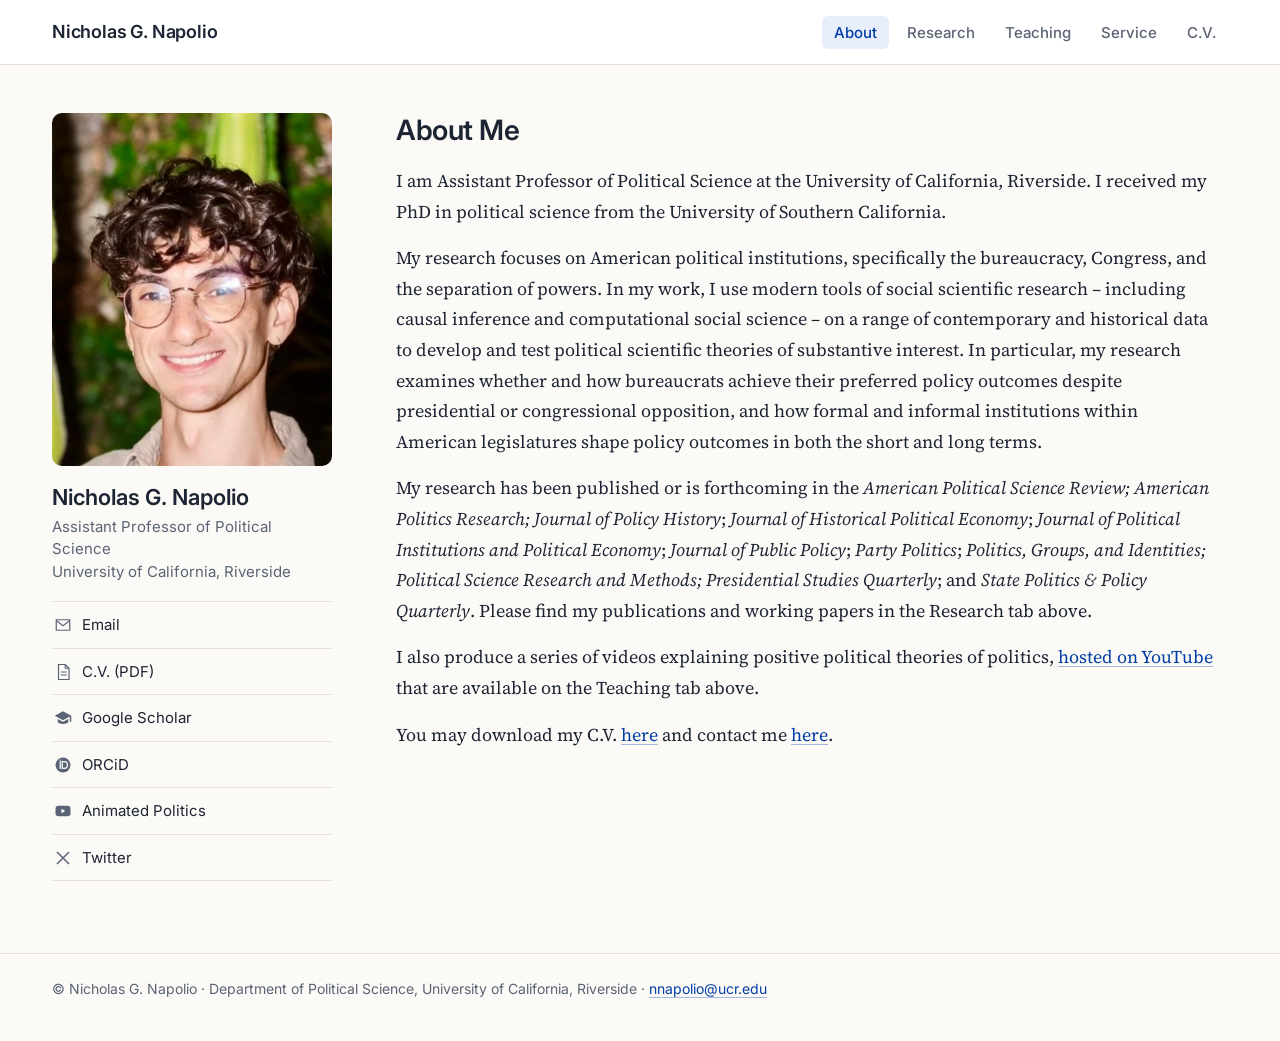
<file: index.html>
<!doctype html>
<html lang="en">
<head>
<meta charset="utf-8">
<meta name="google-site-verification" content="RKPL8-lEGtnGWOowNbv6acnYm1Ftea-G7PcnKQW4rys"><link rel="icon" href="favicon.svg" type="image/svg+xml"><link rel="icon" href="images/favicon-32.png" sizes="32x32"><link rel="apple-touch-icon" href="images/apple-touch-icon.png">
<meta name="viewport" content="width=device-width, initial-scale=1">
<title>Nicholas G. Napolio, Ph.D.</title>
<meta name="description" content="Assistant Professor of Political Science, University of California, Riverside. Research on the bureaucracy, Congress, and the separation of powers.">
<meta property="og:title" content="Nicholas G. Napolio, Ph.D."><meta property="og:description" content="Assistant Professor of Political Science, University of California, Riverside. Research on the bureaucracy, Congress, and the separation of powers.">
<meta property="og:image" content="https://www.nicholasnapolio.com/images/headshot.jpg"><meta property="og:type" content="profile">
<link rel="canonical" href="https://www.nicholasnapolio.com/">
<link rel="preconnect" href="https://fonts.googleapis.com"><link rel="preconnect" href="https://fonts.gstatic.com" crossorigin>
<link href="https://fonts.googleapis.com/css2?family=Source+Serif+4:ital,opsz,wght@0,8..60,400;0,8..60,600;1,8..60,400&family=Inter:wght@400;500;600&display=swap" rel="stylesheet">
<link rel="stylesheet" href="style.css?v=6">
<script type="application/ld+json">{"@context": "https://schema.org", "@type": "Person", "name": "Nicholas G. Napolio", "jobTitle": "Assistant Professor of Political Science", "affiliation": {"@type": "CollegeOrUniversity", "name": "University of California, Riverside"}, "email": "mailto:nnapolio@ucr.edu", "url": "https://www.nicholasnapolio.com/", "image": "https://www.nicholasnapolio.com/images/headshot.jpg", "sameAs": ["https://orcid.org/0000-0002-8879-0726", "https://scholar.google.com/citations?user=k3xadVMAAAAJ", "https://twitter.com/NicholasNapolio", "https://www.youtube.com/@animated-politics"]}</script>
</head>
<body>
<a class="skip" href="#content">Skip to content</a>
<header class="top"><div class="wrap">
<a class="brand" href="index.html">Nicholas G. Napolio</a>
<nav aria-label="Main"><a href="index.html" aria-current="page">About</a><a href="research.html">Research</a><a href="teaching.html">Teaching</a><a href="service.html">Service</a><a href="s/Napolio-CV.pdf">C.V.</a></nav>
</div></header>
<div class="wrap layout">
<aside class="card" aria-label="Profile">
<img src="images/headshot.jpg" alt="Portrait of Nicholas G. Napolio" width="412" height="618">
<h1 class="who">Nicholas G. Napolio</h1>
<p class="role">Assistant Professor of Political Science<br>University of California, Riverside</p>
<ul class="links"><li><a href="mailto:nnapolio@ucr.edu"><svg viewBox="0 0 24 24" aria-hidden="true"><path d="M3 5h18v14H3z" fill="none" stroke="currentColor" stroke-width="1.6"/><path d="M3 6l9 7 9-7" fill="none" stroke="currentColor" stroke-width="1.6"/></svg><span>Email</span></a></li><li><a href="s/Napolio-CV.pdf"><svg viewBox="0 0 24 24" aria-hidden="true"><path d="M6 2h9l5 5v15H6z M15 2v5h5" fill="none" stroke="currentColor" stroke-width="1.6"/><path d="M9 12h8M9 16h8" stroke="currentColor" stroke-width="1.6"/></svg><span>C.V. (PDF)</span></a></li><li><a href="https://scholar.google.com/citations?user=k3xadVMAAAAJ"><svg viewBox="0 0 24 24" aria-hidden="true"><path d="M12 3L1 9l11 6 9-4.9V17h2V9z" fill="currentColor"/><path d="M5 13.2V17c0 1.7 3.1 3 7 3s7-1.3 7-3v-3.8l-7 3.8z" fill="currentColor"/></svg><span>Google Scholar</span></a></li><li><a href="https://orcid.org/0000-0002-8879-0726"><svg viewBox="0 0 24 24" aria-hidden="true"><circle cx="12" cy="12" r="10" fill="currentColor"/><path d="M8.3 7.6v9M8.3 5.6v.1" stroke="#fff" stroke-width="1.6" stroke-linecap="round"/><path d="M11 7.6h2.7c2.6 0 4.2 1.9 4.2 4.5s-1.6 4.5-4.2 4.5H11z" fill="none" stroke="#fff" stroke-width="1.6"/></svg><span>ORCiD</span></a></li><li><a href="https://www.youtube.com/@animated-politics"><svg viewBox="0 0 24 24" aria-hidden="true"><rect x="2" y="5" width="20" height="14" rx="4" fill="currentColor"/><path d="M10 9l5 3-5 3z" fill="#fff"/></svg><span>Animated Politics</span></a></li><li><a href="https://twitter.com/NicholasNapolio"><svg viewBox="0 0 24 24" aria-hidden="true"><path d="M4 4l16 16M20 4L4 20" stroke="currentColor" stroke-width="2"/></svg><span>Twitter</span></a></li></ul>
</aside>
<main id="content">
<section><h2>About Me</h2><p>I am Assistant Professor of Political Science at the University of California, Riverside. I received my PhD in political science from the University of Southern California.</p><p>My research focuses on American political institutions, specifically the bureaucracy, Congress, and the separation of powers. In my work, I use modern tools of social scientific research – including causal inference and computational social science – on a range of contemporary and historical data to develop and test political scientific theories of substantive interest. In particular, my research examines whether and how bureaucrats achieve their preferred policy outcomes despite presidential or congressional opposition, and how formal and informal institutions within American legislatures shape policy outcomes in both the short and long terms. </p><p>My research has been published or is forthcoming in the <em>American Political Science Review;</em> <em>American Politics Research;</em> <em>Journal of Policy History</em>; <em>Journal of Historical Political Economy</em>; <em>Journal of Political Institutions and Political Economy</em>; <em>Journal of Public Policy</em>; <em>Party Politics</em>; <em>Politics, Groups, and Identities; Political Science Research and Methods; Presidential Studies Quarterly</em>; and <em>State Politics & Policy Quarterly</em>. Please find my publications and working papers in the Research tab above.</p><p>I also produce a series of videos explaining positive political theories of politics, <a href="https://www.youtube.com/@animated-politics">hosted on YouTube</a> that are available on the Teaching tab above.</p><p>You may download my C.V. <a href="s/Napolio-CV.pdf">here</a> and contact me <a href="mailto:nnapolio@ucr.edu">here</a>.</p></section>
</main>
</div>
<footer><div class="wrap">© Nicholas G. Napolio · Department of Political Science, University of California, Riverside · <a href="mailto:nnapolio@ucr.edu">nnapolio@ucr.edu</a></div></footer>
<div class="webstat"><!-- Begin Web-Stat code v 6.3 -->
<span id="wts1746953">&nbsp;</span><script>
var wts=document.createElement('script');wts.type='text/javascript';
wts.async=true;wts.src='https://wts.one/5/1746953/log6_2.js';
document.getElementById('wts1746953').appendChild(wts);
</script><noscript><a href="https://www.web-stat.com">
<img src="//wts.one/6/5/1746953.gif" 
style="border:0px;" alt="Web-Stat web statistics"></a></noscript>
<!-- End Web-Stat code v 6.3 --></div>
</body>
</html>
</file>
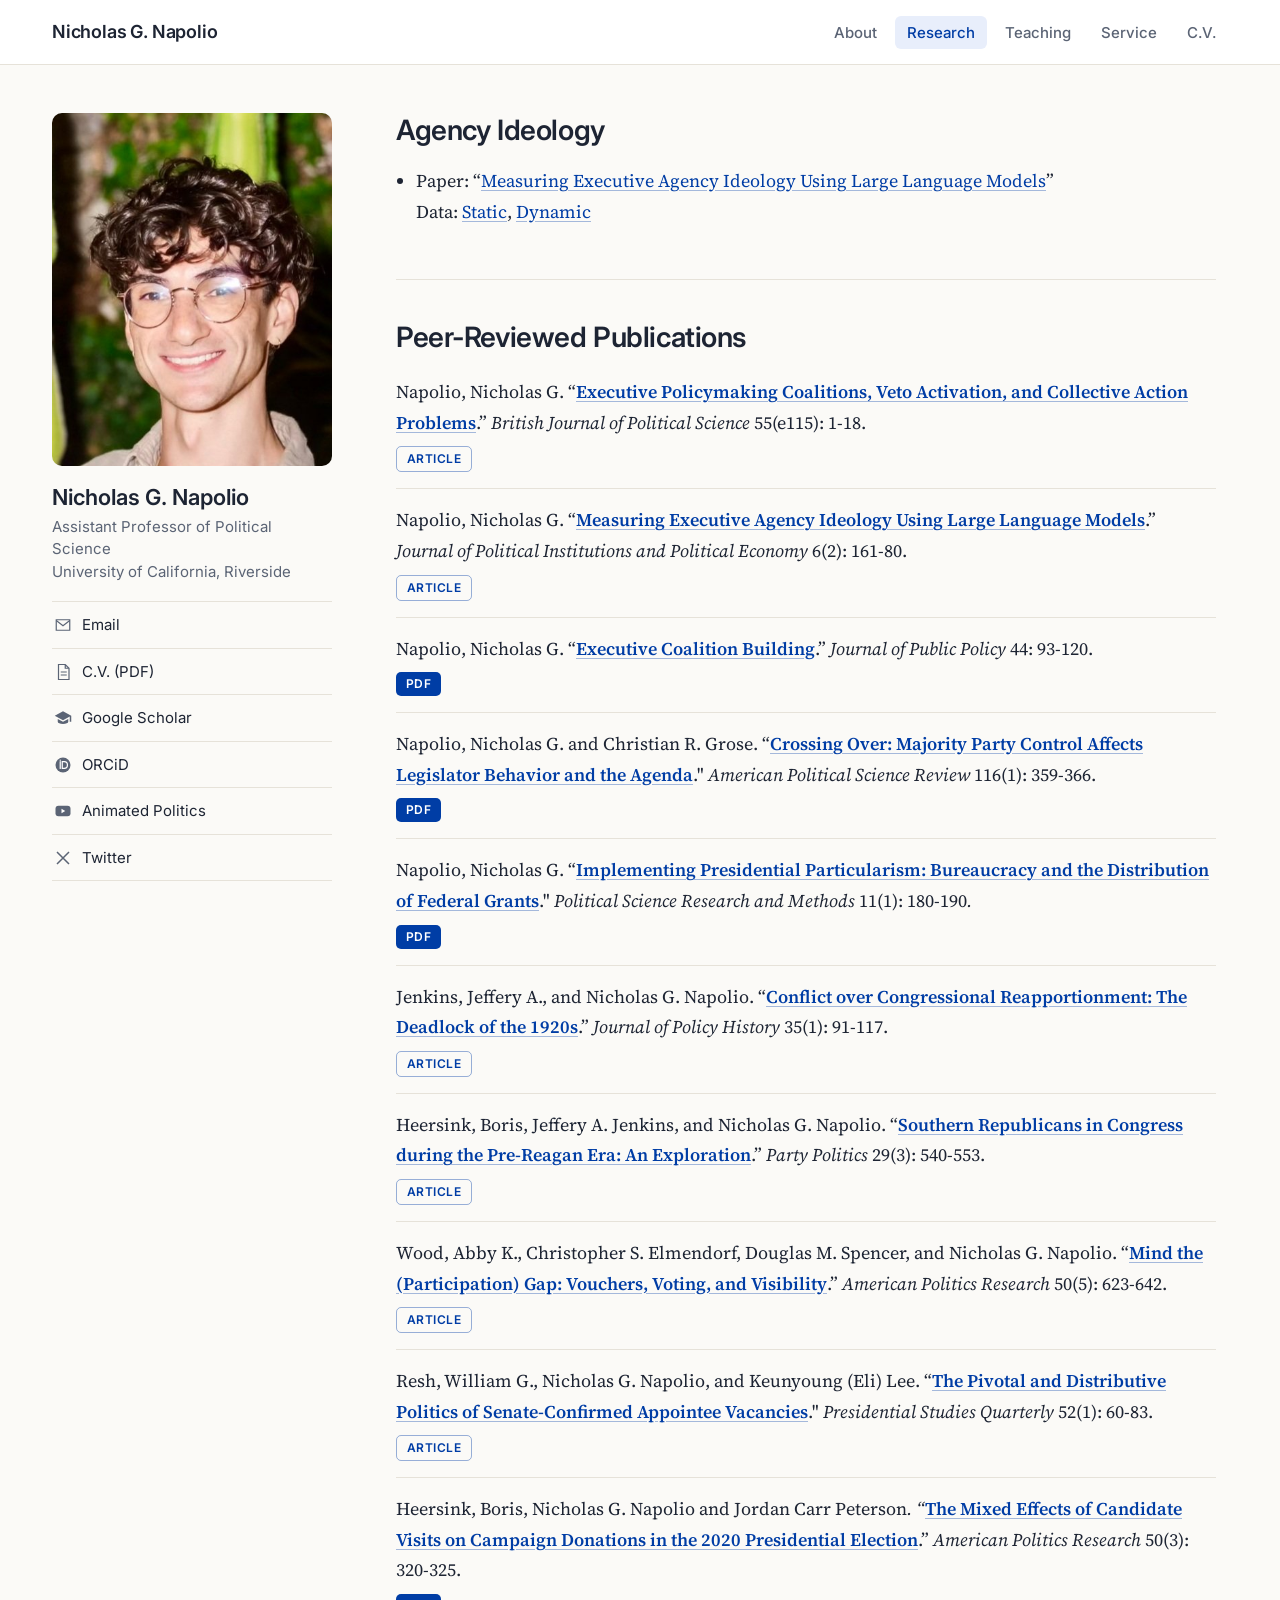
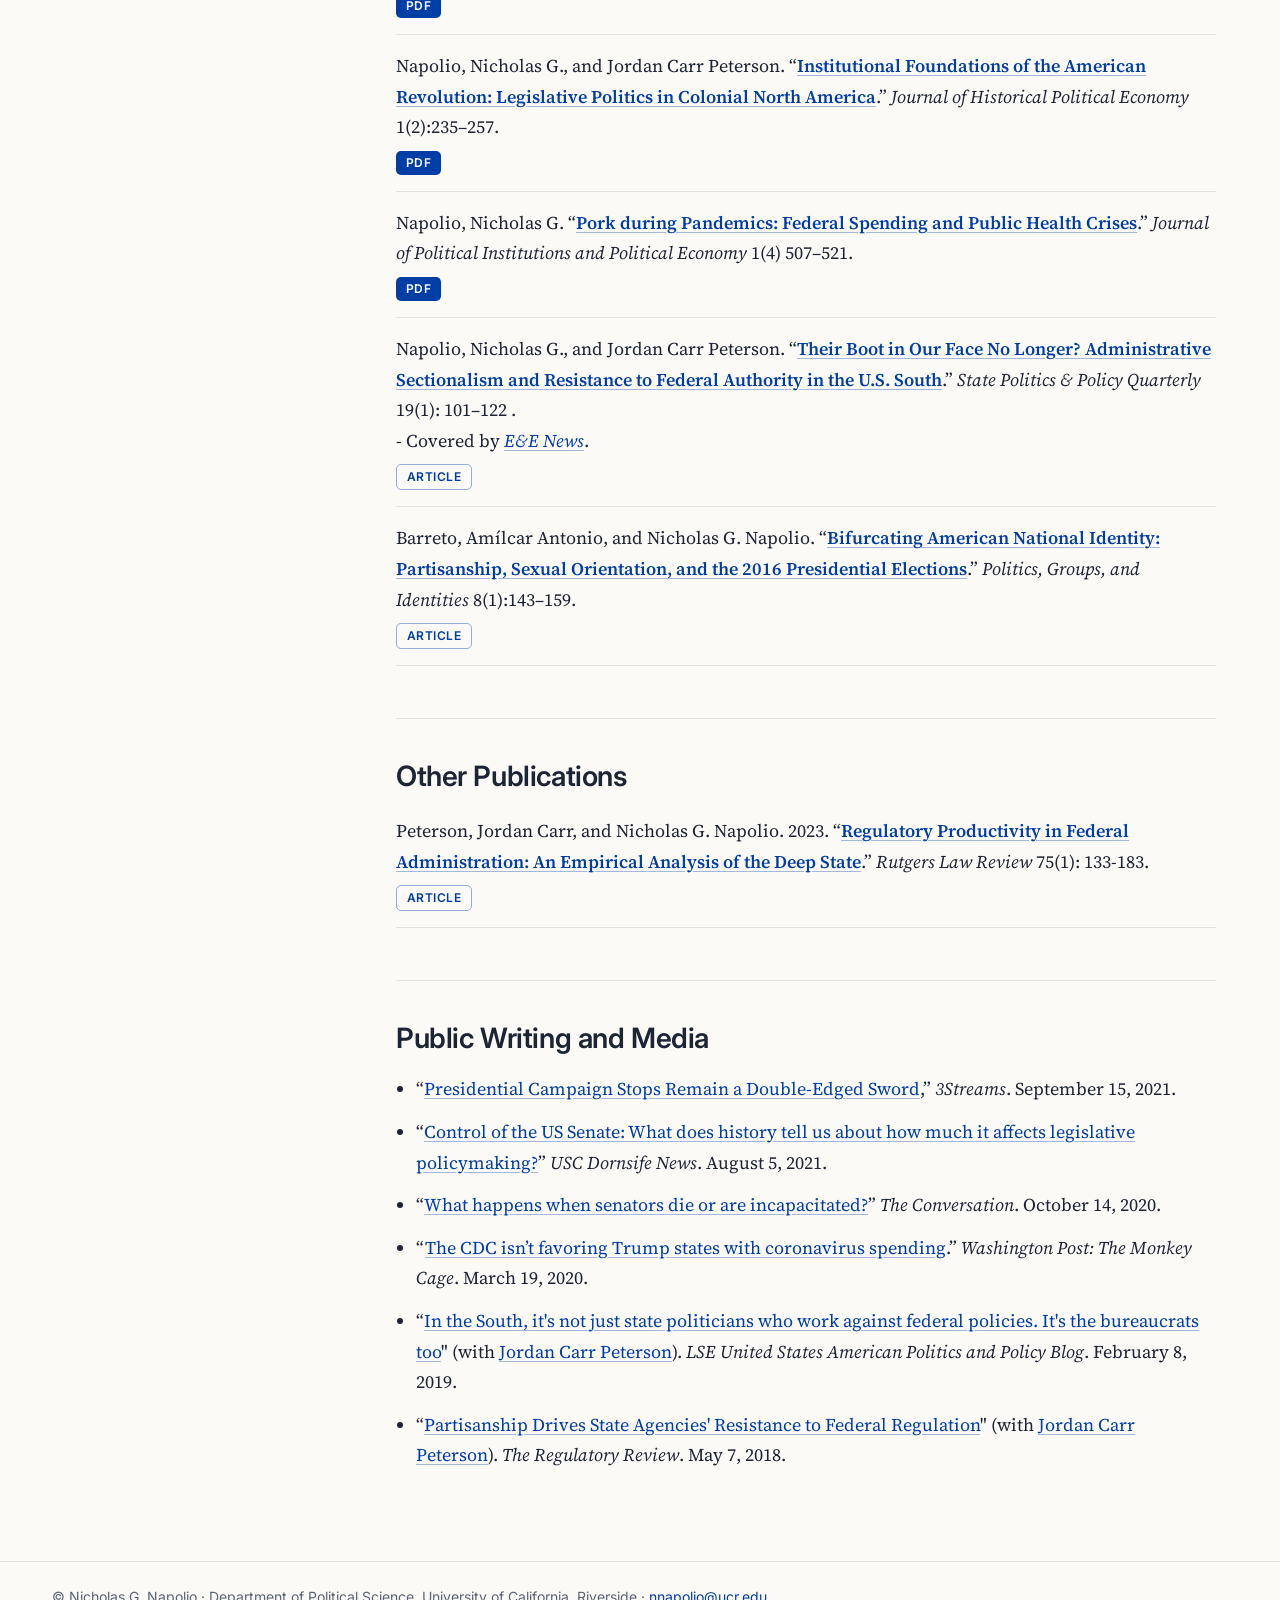
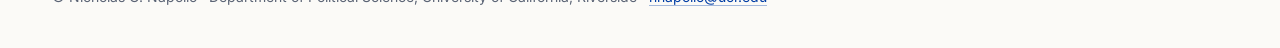
<file: research.html>
<!doctype html>
<html lang="en">
<head>
<meta charset="utf-8"><link rel="icon" href="favicon.svg" type="image/svg+xml"><link rel="icon" href="images/favicon-32.png" sizes="32x32"><link rel="apple-touch-icon" href="images/apple-touch-icon.png">
<meta name="viewport" content="width=device-width, initial-scale=1">
<title>Research | Nicholas G. Napolio</title>
<meta name="description" content="Publications, data, and public writing.">
<meta property="og:title" content="Research | Nicholas G. Napolio"><meta property="og:description" content="Publications, data, and public writing.">
<meta property="og:image" content="https://www.nicholasnapolio.com/images/headshot.jpg"><meta property="og:type" content="profile">
<link rel="canonical" href="https://www.nicholasnapolio.com/research.html">
<link rel="preconnect" href="https://fonts.googleapis.com"><link rel="preconnect" href="https://fonts.gstatic.com" crossorigin>
<link href="https://fonts.googleapis.com/css2?family=Source+Serif+4:ital,opsz,wght@0,8..60,400;0,8..60,600;1,8..60,400&family=Inter:wght@400;500;600&display=swap" rel="stylesheet">
<link rel="stylesheet" href="style.css?v=6">
<script type="application/ld+json">{"@context": "https://schema.org", "@type": "Person", "name": "Nicholas G. Napolio", "jobTitle": "Assistant Professor of Political Science", "affiliation": {"@type": "CollegeOrUniversity", "name": "University of California, Riverside"}, "email": "mailto:nnapolio@ucr.edu", "url": "https://www.nicholasnapolio.com/", "image": "https://www.nicholasnapolio.com/images/headshot.jpg", "sameAs": ["https://orcid.org/0000-0002-8879-0726", "https://scholar.google.com/citations?user=k3xadVMAAAAJ", "https://twitter.com/NicholasNapolio", "https://www.youtube.com/@animated-politics"]}</script>
</head>
<body>
<a class="skip" href="#content">Skip to content</a>
<header class="top"><div class="wrap">
<a class="brand" href="index.html">Nicholas G. Napolio</a>
<nav aria-label="Main"><a href="index.html">About</a><a href="research.html" aria-current="page">Research</a><a href="teaching.html">Teaching</a><a href="service.html">Service</a><a href="s/Napolio-CV.pdf">C.V.</a></nav>
</div></header>
<div class="wrap layout">
<aside class="card" aria-label="Profile">
<img src="images/headshot.jpg" alt="Portrait of Nicholas G. Napolio" width="412" height="618">
<h1 class="who">Nicholas G. Napolio</h1>
<p class="role">Assistant Professor of Political Science<br>University of California, Riverside</p>
<ul class="links"><li><a href="mailto:nnapolio@ucr.edu"><svg viewBox="0 0 24 24" aria-hidden="true"><path d="M3 5h18v14H3z" fill="none" stroke="currentColor" stroke-width="1.6"/><path d="M3 6l9 7 9-7" fill="none" stroke="currentColor" stroke-width="1.6"/></svg><span>Email</span></a></li><li><a href="s/Napolio-CV.pdf"><svg viewBox="0 0 24 24" aria-hidden="true"><path d="M6 2h9l5 5v15H6z M15 2v5h5" fill="none" stroke="currentColor" stroke-width="1.6"/><path d="M9 12h8M9 16h8" stroke="currentColor" stroke-width="1.6"/></svg><span>C.V. (PDF)</span></a></li><li><a href="https://scholar.google.com/citations?user=k3xadVMAAAAJ"><svg viewBox="0 0 24 24" aria-hidden="true"><path d="M12 3L1 9l11 6 9-4.9V17h2V9z" fill="currentColor"/><path d="M5 13.2V17c0 1.7 3.1 3 7 3s7-1.3 7-3v-3.8l-7 3.8z" fill="currentColor"/></svg><span>Google Scholar</span></a></li><li><a href="https://orcid.org/0000-0002-8879-0726"><svg viewBox="0 0 24 24" aria-hidden="true"><circle cx="12" cy="12" r="10" fill="currentColor"/><path d="M8.3 7.6v9M8.3 5.6v.1" stroke="#fff" stroke-width="1.6" stroke-linecap="round"/><path d="M11 7.6h2.7c2.6 0 4.2 1.9 4.2 4.5s-1.6 4.5-4.2 4.5H11z" fill="none" stroke="#fff" stroke-width="1.6"/></svg><span>ORCiD</span></a></li><li><a href="https://www.youtube.com/@animated-politics"><svg viewBox="0 0 24 24" aria-hidden="true"><rect x="2" y="5" width="20" height="14" rx="4" fill="currentColor"/><path d="M10 9l5 3-5 3z" fill="#fff"/></svg><span>Animated Politics</span></a></li><li><a href="https://twitter.com/NicholasNapolio"><svg viewBox="0 0 24 24" aria-hidden="true"><path d="M4 4l16 16M20 4L4 20" stroke="currentColor" stroke-width="2"/></svg><span>Twitter</span></a></li></ul>
</aside>
<main id="content">
<section><h2>Agency Ideology</h2><ul class="plain"><li>Paper: “<a href="s/Napolio-Agency-Ideology.pdf">Measuring Executive Agency Ideology Using Large Language Models</a>”<br>Data: <a href="s/static_clean.csv">Static</a>, <a href="s/dynamic_clean.csv">Dynamic</a></li></ul></section>
<section><h2>Peer-Reviewed Publications</h2><ol class="pubs"><li>Napolio, Nicholas G. “<a href="https://www.cambridge.org/core/journals/british-journal-of-political-science/article/executive-policymaking-coalitions-veto-activation-and-collective-action-problems/BC85B853CD548D30BFCE5120FE55AD49">Executive Policymaking Coalitions, Veto Activation, and Collective Action Problems</a>.” <em>British Journal of Political Science </em>55(e115): 1-18.<div class=btns><a class="btn ghost" href="https://www.cambridge.org/core/journals/british-journal-of-political-science/article/executive-policymaking-coalitions-veto-activation-and-collective-action-problems/BC85B853CD548D30BFCE5120FE55AD49">Article</a></div></li><li>Napolio, Nicholas G. “<a href="https://www.nowpublishers.com/article/Details/PIP-0121">Measuring Executive Agency Ideology Using Large Language Models</a>.” <em>Journal of Political Institutions and Political Economy</em> 6(2): 161-80.<div class=btns><a class="btn ghost" href="https://www.nowpublishers.com/article/Details/PIP-0121">Article</a></div></li><li>Napolio, Nicholas G. “<a href="s/Executive_Coalition_Building.pdf">Executive Coalition Building</a>.” <em>Journal of Public Policy </em>44: 93-120.<div class=btns><a class="btn" href="s/Executive_Coalition_Building.pdf">PDF</a></div></li><li>Napolio, Nicholas G. and Christian R. Grose. “<a href="s/napolio-grose-crossing-over.pdf">Crossing Over: Majority Party Control Affects Legislator Behavior and the Agenda</a>."<em> American Political Science Review </em>116(1): 359-366.<div class=btns><a class="btn" href="s/napolio-grose-crossing-over.pdf">PDF</a></div></li><li>Napolio, Nicholas G. “<a href="s/napolio-implementing-presidential-particularism.pdf">Implementing Presidential Particularism: Bureaucracy and the Distribution of Federal Grants</a>." <em>Political Science Research and Methods </em>11(1): 180-190<em>.</em><div class=btns><a class="btn" href="s/napolio-implementing-presidential-particularism.pdf">PDF</a></div></li><li>Jenkins, Jeffery A., and Nicholas G. Napolio. “<a href="https://www.cambridge.org/core/journals/journal-of-policy-history/article/conflict-over-congressional-reapportionment-the-deadlock-of-the-1920s/EF7DC3467A2812EEA2490EF2239DC499">Conflict over Congressional Reapportionment: The Deadlock of the 1920s</a>.” <em>Journal of Policy History </em>35(1): 91-117.<div class=btns><a class="btn ghost" href="https://www.cambridge.org/core/journals/journal-of-policy-history/article/conflict-over-congressional-reapportionment-the-deadlock-of-the-1920s/EF7DC3467A2812EEA2490EF2239DC499">Article</a></div></li><li>Heersink, Boris, Jeffery A. Jenkins, and Nicholas G. Napolio. “<a href="https://journals.sagepub.com/doi/10.1177/13540688221075587">Southern Republicans in Congress during the Pre-Reagan Era: An Exploration</a>.” <em>Party Politics </em>29(3): 540-553.<div class=btns><a class="btn ghost" href="https://journals.sagepub.com/doi/10.1177/13540688221075587">Article</a></div></li><li>Wood, Abby K., Christopher S. Elmendorf, Douglas M. Spencer, and Nicholas G. Napolio. “<a href="https://journals.sagepub.com/doi/10.1177/1532673X211067256">Mind the (Participation) Gap: Vouchers, Voting, and Visibility</a>.” <em>American Politics Research </em>50(5): 623-642.<div class=btns><a class="btn ghost" href="https://journals.sagepub.com/doi/10.1177/1532673X211067256">Article</a></div></li><li>Resh, William G., Nicholas G. Napolio, and Keunyoung (Eli) Lee. “<a href="https://onlinelibrary.wiley.com/doi/abs/10.1111/psq.12769">The Pivotal and Distributive Politics of Senate-Confirmed Appointee Vacancies</a>." <em>Presidential Studies Quarterly </em>52(1): 60-83.<div class=btns><a class="btn ghost" href="https://onlinelibrary.wiley.com/doi/abs/10.1111/psq.12769">Article</a></div></li><li>Heersink, Boris, Nicholas G. Napolio and Jordan Carr Peterson<em>.</em> <em>“</em><a href="s/Heersink-Napolio-Peterson.pdf">The Mixed Effects of Candidate Visits on Campaign Donations in the 2020 Presidential Election</a>.”<em> American Politics Research </em>50(3): 320-325.<div class=btns><a class="btn" href="s/Heersink-Napolio-Peterson.pdf">PDF</a></div></li><li>Napolio, Nicholas G., and Jordan Carr Peterson. “<a href="s/napolio-peterson-institutional-foundations.pdf">Institutional Foundations of the American Revolution: Legislative Politics in Colonial North America</a>.” <em>Journal of Historical Political Economy</em> 1(2):235–257.<div class=btns><a class="btn" href="s/napolio-peterson-institutional-foundations.pdf">PDF</a></div></li><li>Napolio, Nicholas G. “<a href="s/napolio-pork-during-pandemics.pdf">Pork during Pandemics: Federal Spending and Public Health Crises</a>.” <em>Journal of Political Institutions and Political Economy</em> 1(4) 507–521.<div class=btns><a class="btn" href="s/napolio-pork-during-pandemics.pdf">PDF</a></div></li><li>Napolio, Nicholas G., and Jordan Carr Peterson. “<a href="https://doi.org/10.1177/1532440018803960">Their Boot in Our Face No Longer? Administrative Sectionalism and Resistance to Federal Authority in the U.S. South</a>.” <em>State Politics & Policy Quarterly</em> 19(1): 101–122 .<br> - Covered by <a href="https://www.eenews.net/energywire/2018/11/07/stories/1060105333"><em>E&E News</em></a>.<div class=btns><a class="btn ghost" href="https://doi.org/10.1177/1532440018803960">Article</a></div></li><li>Barreto, Amílcar Antonio, and Nicholas G. Napolio. “<a href="https://doi.org/10.1080/21565503.2018.1442727">Bifurcating American National Identity: Partisanship, Sexual Orientation, and the 2016 Presidential Elections</a>.” <em>Politics, Groups, and Identities</em> 8(1):143–159.<div class=btns><a class="btn ghost" href="https://doi.org/10.1080/21565503.2018.1442727">Article</a></div></li></ol></section>
<section><h2>Other Publications</h2><ol class="pubs"><li>Peterson, Jordan Carr, and Nicholas G. Napolio. 2023. “<a href="https://rutgerslawreview.com/wp-content/uploads/2023/04/03_Peterson_Napolio.pdf">Regulatory Productivity in Federal Administration: An Empirical Analysis of the Deep State</a>.” <em>Rutgers Law Review</em> 75(1): 133-183.<div class=btns><a class="btn ghost" href="https://rutgerslawreview.com/wp-content/uploads/2023/04/03_Peterson_Napolio.pdf">Article</a></div></li></ol></section>
<section><h2>Public Writing and Media</h2><ul class="plain"><li>“<a href="https://medium.com/3streams/presidential-campaign-stops-remain-a-double-edged-sword-cf0350661b44">Presidential Campaign Stops Remain a Double-Edged Sword</a>,” <em>3Streams</em>. September 15, 2021.</li><li>“<a href="https://dornsife.usc.edu/news/stories/3526/history-of-us-senate-control/">Control of the US Senate: What does history tell us about how much it affects legislative policymaking?</a>” <em>USC Dornsife News</em>. August 5, 2021.</li><li>“<a href="https://theconversation.com/what-happens-when-senators-die-or-are-incapacitated-147788">What happens when senators die or are incapacitated?</a>” <em>The Conversation</em>. October 14, 2020.</li><li>“<a href="https://www.washingtonpost.com/politics/2020/03/19/cdc-isnt-favoring-trump-states-with-coronavirus-spending/">The CDC isn’t favoring Trump states with coronavirus spending</a>.” <em>Washington Post: The Monkey Cage</em>. March 19, 2020.</li><li>“<a href="https://blogs.lse.ac.uk/usappblog/2019/02/08/in-the-south-its-not-just-state-politicians-who-work-against-federal-policies-its-the-bureaucrats-too/">In the South, it's not just state politicians who work against federal policies. It's the bureaucrats too</a>" (with <a href="https://www.jordancarrpeterson.com/">Jordan Carr Peterson</a>). <em>LSE United States American Politics and Policy Blog</em>. February 8, 2019.</li><li>“<a href="https://www.theregreview.org/2018/05/07/napolio-peterson-partisanship-state-agencies-resistance-federal-regulation/">Partisanship Drives State Agencies' Resistance to Federal Regulation</a>" (with <a href="https://www.jordancarrpeterson.com/">Jordan Carr Peterson</a>). <em>The Regulatory Review</em>. May 7, 2018.</li></ul></section>
</main>
</div>
<footer><div class="wrap">© Nicholas G. Napolio · Department of Political Science, University of California, Riverside · <a href="mailto:nnapolio@ucr.edu">nnapolio@ucr.edu</a></div></footer>
<div class="webstat"><!-- Begin Web-Stat code v 6.3 -->
<span id="wts1746953">&nbsp;</span><script>
var wts=document.createElement('script');wts.type='text/javascript';
wts.async=true;wts.src='https://wts.one/5/1746953/log6_2.js';
document.getElementById('wts1746953').appendChild(wts);
</script><noscript><a href="https://www.web-stat.com">
<img src="//wts.one/6/5/1746953.gif" 
style="border:0px;" alt="Web-Stat web statistics"></a></noscript>
<!-- End Web-Stat code v 6.3 --></div>
</body>
</html>
</file>
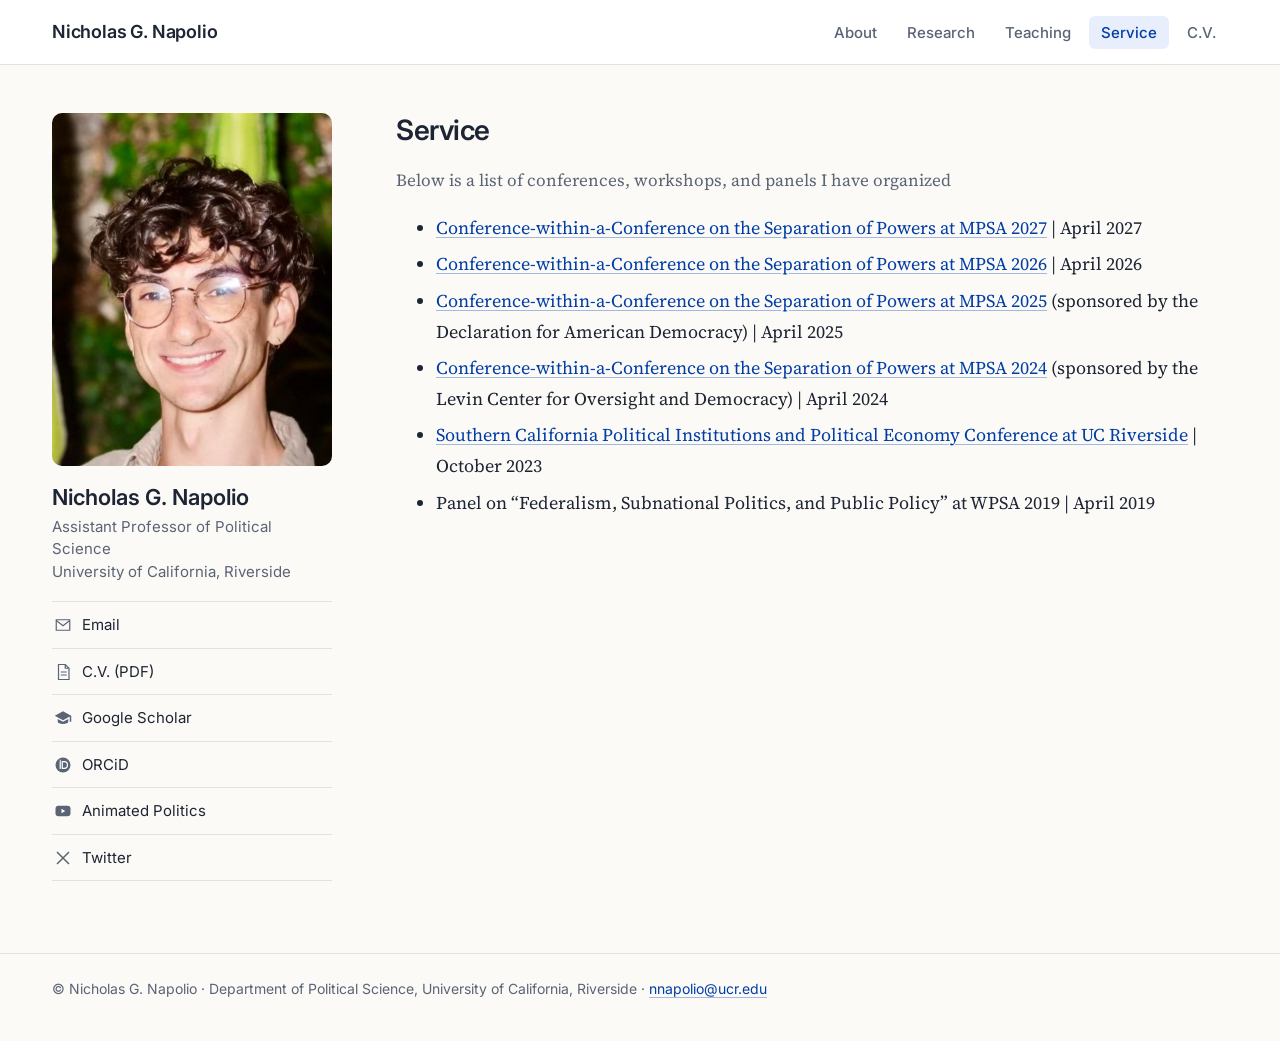
<file: service.html>
<!doctype html>
<html lang="en">
<head>
<meta charset="utf-8"><link rel="icon" href="favicon.svg" type="image/svg+xml"><link rel="icon" href="images/favicon-32.png" sizes="32x32"><link rel="apple-touch-icon" href="images/apple-touch-icon.png">
<meta name="viewport" content="width=device-width, initial-scale=1">
<title>Service | Nicholas G. Napolio</title>
<meta name="description" content="Conferences, workshops, and panels organized.">
<meta property="og:title" content="Service | Nicholas G. Napolio"><meta property="og:description" content="Conferences, workshops, and panels organized.">
<meta property="og:image" content="https://www.nicholasnapolio.com/images/headshot.jpg"><meta property="og:type" content="profile">
<link rel="canonical" href="https://www.nicholasnapolio.com/service.html">
<link rel="preconnect" href="https://fonts.googleapis.com"><link rel="preconnect" href="https://fonts.gstatic.com" crossorigin>
<link href="https://fonts.googleapis.com/css2?family=Source+Serif+4:ital,opsz,wght@0,8..60,400;0,8..60,600;1,8..60,400&family=Inter:wght@400;500;600&display=swap" rel="stylesheet">
<link rel="stylesheet" href="style.css?v=6">
<script type="application/ld+json">{"@context": "https://schema.org", "@type": "Person", "name": "Nicholas G. Napolio", "jobTitle": "Assistant Professor of Political Science", "affiliation": {"@type": "CollegeOrUniversity", "name": "University of California, Riverside"}, "email": "mailto:nnapolio@ucr.edu", "url": "https://www.nicholasnapolio.com/", "image": "https://www.nicholasnapolio.com/images/headshot.jpg", "sameAs": ["https://orcid.org/0000-0002-8879-0726", "https://scholar.google.com/citations?user=k3xadVMAAAAJ", "https://twitter.com/NicholasNapolio", "https://www.youtube.com/@animated-politics"]}</script>
</head>
<body>
<a class="skip" href="#content">Skip to content</a>
<header class="top"><div class="wrap">
<a class="brand" href="index.html">Nicholas G. Napolio</a>
<nav aria-label="Main"><a href="index.html">About</a><a href="research.html">Research</a><a href="teaching.html">Teaching</a><a href="service.html" aria-current="page">Service</a><a href="s/Napolio-CV.pdf">C.V.</a></nav>
</div></header>
<div class="wrap layout">
<aside class="card" aria-label="Profile">
<img src="images/headshot.jpg" alt="Portrait of Nicholas G. Napolio" width="412" height="618">
<h1 class="who">Nicholas G. Napolio</h1>
<p class="role">Assistant Professor of Political Science<br>University of California, Riverside</p>
<ul class="links"><li><a href="mailto:nnapolio@ucr.edu"><svg viewBox="0 0 24 24" aria-hidden="true"><path d="M3 5h18v14H3z" fill="none" stroke="currentColor" stroke-width="1.6"/><path d="M3 6l9 7 9-7" fill="none" stroke="currentColor" stroke-width="1.6"/></svg><span>Email</span></a></li><li><a href="s/Napolio-CV.pdf"><svg viewBox="0 0 24 24" aria-hidden="true"><path d="M6 2h9l5 5v15H6z M15 2v5h5" fill="none" stroke="currentColor" stroke-width="1.6"/><path d="M9 12h8M9 16h8" stroke="currentColor" stroke-width="1.6"/></svg><span>C.V. (PDF)</span></a></li><li><a href="https://scholar.google.com/citations?user=k3xadVMAAAAJ"><svg viewBox="0 0 24 24" aria-hidden="true"><path d="M12 3L1 9l11 6 9-4.9V17h2V9z" fill="currentColor"/><path d="M5 13.2V17c0 1.7 3.1 3 7 3s7-1.3 7-3v-3.8l-7 3.8z" fill="currentColor"/></svg><span>Google Scholar</span></a></li><li><a href="https://orcid.org/0000-0002-8879-0726"><svg viewBox="0 0 24 24" aria-hidden="true"><circle cx="12" cy="12" r="10" fill="currentColor"/><path d="M8.3 7.6v9M8.3 5.6v.1" stroke="#fff" stroke-width="1.6" stroke-linecap="round"/><path d="M11 7.6h2.7c2.6 0 4.2 1.9 4.2 4.5s-1.6 4.5-4.2 4.5H11z" fill="none" stroke="#fff" stroke-width="1.6"/></svg><span>ORCiD</span></a></li><li><a href="https://www.youtube.com/@animated-politics"><svg viewBox="0 0 24 24" aria-hidden="true"><rect x="2" y="5" width="20" height="14" rx="4" fill="currentColor"/><path d="M10 9l5 3-5 3z" fill="#fff"/></svg><span>Animated Politics</span></a></li><li><a href="https://twitter.com/NicholasNapolio"><svg viewBox="0 0 24 24" aria-hidden="true"><path d="M4 4l16 16M20 4L4 20" stroke="currentColor" stroke-width="2"/></svg><span>Twitter</span></a></li></ul>
</aside>
<main id="content">
<section><h2>Service</h2><p class="lede">Below is a list of conferences, workshops, and panels I have organized</p><ul><li><p><a href="s/CwC-program-2027.pdf">Conference-within-a-Conference on the Separation of Powers at MPSA 2027</a> | April 2027</p></li><li><p><a href="s/CwC-program-2026.pdf">Conference-within-a-Conference on the Separation of Powers at MPSA 2026</a> | April 2026</p></li><li><p><a href="s/CWC-Program-2025.pdf">Conference-within-a-Conference on the Separation of Powers at MPSA 2025</a> (sponsored by the Declaration for American Democracy) | April 2025</p></li><li><p><a href="s/MPSA-CwC-on-SOP-Program.pdf">Conference-within-a-Conference on the Separation of Powers at MPSA 2024</a> (sponsored by the Levin Center for Oversight and Democracy) | April 2024</p></li><li><p><a href="s/Schedule.pdf">Southern California Political Institutions and Political Economy Conference at UC Riverside</a> | October 2023</p></li><li><p>Panel on “Federalism, Subnational Politics, and Public Policy” at WPSA 2019 | April 2019</p></li></ul></section>
</main>
</div>
<footer><div class="wrap">© Nicholas G. Napolio · Department of Political Science, University of California, Riverside · <a href="mailto:nnapolio@ucr.edu">nnapolio@ucr.edu</a></div></footer>
<div class="webstat"><!-- Begin Web-Stat code v 6.3 -->
<span id="wts1746953">&nbsp;</span><script>
var wts=document.createElement('script');wts.type='text/javascript';
wts.async=true;wts.src='https://wts.one/5/1746953/log6_2.js';
document.getElementById('wts1746953').appendChild(wts);
</script><noscript><a href="https://www.web-stat.com">
<img src="//wts.one/6/5/1746953.gif" 
style="border:0px;" alt="Web-Stat web statistics"></a></noscript>
<!-- End Web-Stat code v 6.3 --></div>
</body>
</html>
</file>
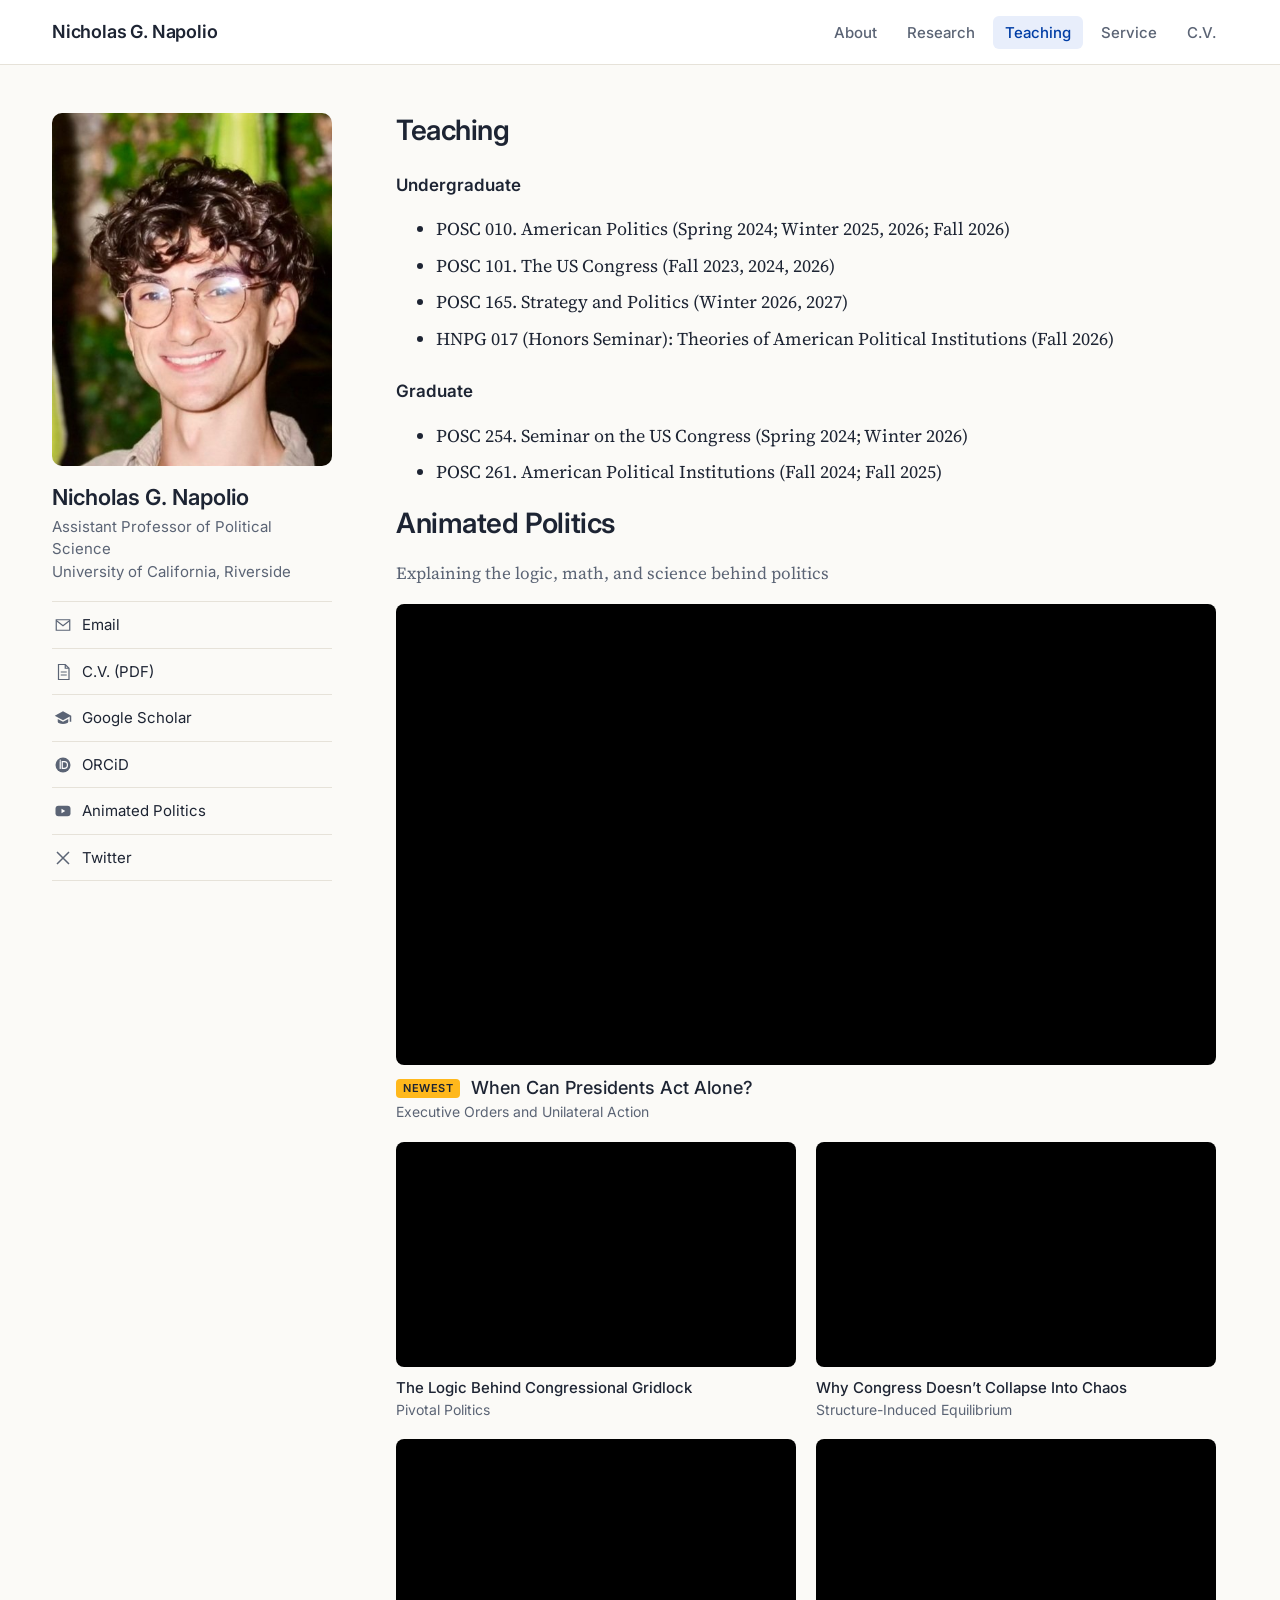
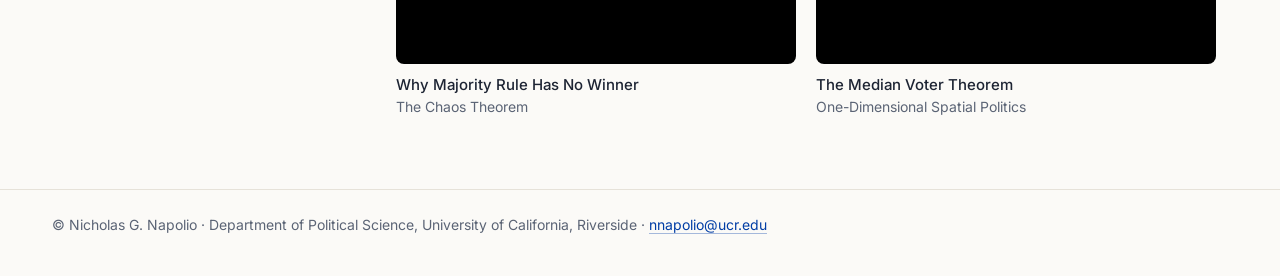
<file: teaching.html>
<!doctype html>
<html lang="en">
<head>
<meta charset="utf-8"><link rel="icon" href="favicon.svg" type="image/svg+xml"><link rel="icon" href="images/favicon-32.png" sizes="32x32"><link rel="apple-touch-icon" href="images/apple-touch-icon.png">
<meta name="viewport" content="width=device-width, initial-scale=1">
<title>Teaching | Nicholas G. Napolio</title>
<meta name="description" content="Courses and the Animated Politics video series.">
<meta property="og:title" content="Teaching | Nicholas G. Napolio"><meta property="og:description" content="Courses and the Animated Politics video series.">
<meta property="og:image" content="https://www.nicholasnapolio.com/images/headshot.jpg"><meta property="og:type" content="profile">
<link rel="canonical" href="https://www.nicholasnapolio.com/teaching.html">
<link rel="preconnect" href="https://fonts.googleapis.com"><link rel="preconnect" href="https://fonts.gstatic.com" crossorigin>
<link href="https://fonts.googleapis.com/css2?family=Source+Serif+4:ital,opsz,wght@0,8..60,400;0,8..60,600;1,8..60,400&family=Inter:wght@400;500;600&display=swap" rel="stylesheet">
<link rel="stylesheet" href="style.css?v=6">
<script type="application/ld+json">{"@context": "https://schema.org", "@type": "Person", "name": "Nicholas G. Napolio", "jobTitle": "Assistant Professor of Political Science", "affiliation": {"@type": "CollegeOrUniversity", "name": "University of California, Riverside"}, "email": "mailto:nnapolio@ucr.edu", "url": "https://www.nicholasnapolio.com/", "image": "https://www.nicholasnapolio.com/images/headshot.jpg", "sameAs": ["https://orcid.org/0000-0002-8879-0726", "https://scholar.google.com/citations?user=k3xadVMAAAAJ", "https://twitter.com/NicholasNapolio", "https://www.youtube.com/@animated-politics"]}</script>
</head>
<body>
<a class="skip" href="#content">Skip to content</a>
<header class="top"><div class="wrap">
<a class="brand" href="index.html">Nicholas G. Napolio</a>
<nav aria-label="Main"><a href="index.html">About</a><a href="research.html">Research</a><a href="teaching.html" aria-current="page">Teaching</a><a href="service.html">Service</a><a href="s/Napolio-CV.pdf">C.V.</a></nav>
</div></header>
<div class="wrap layout">
<aside class="card" aria-label="Profile">
<img src="images/headshot.jpg" alt="Portrait of Nicholas G. Napolio" width="412" height="618">
<h1 class="who">Nicholas G. Napolio</h1>
<p class="role">Assistant Professor of Political Science<br>University of California, Riverside</p>
<ul class="links"><li><a href="mailto:nnapolio@ucr.edu"><svg viewBox="0 0 24 24" aria-hidden="true"><path d="M3 5h18v14H3z" fill="none" stroke="currentColor" stroke-width="1.6"/><path d="M3 6l9 7 9-7" fill="none" stroke="currentColor" stroke-width="1.6"/></svg><span>Email</span></a></li><li><a href="s/Napolio-CV.pdf"><svg viewBox="0 0 24 24" aria-hidden="true"><path d="M6 2h9l5 5v15H6z M15 2v5h5" fill="none" stroke="currentColor" stroke-width="1.6"/><path d="M9 12h8M9 16h8" stroke="currentColor" stroke-width="1.6"/></svg><span>C.V. (PDF)</span></a></li><li><a href="https://scholar.google.com/citations?user=k3xadVMAAAAJ"><svg viewBox="0 0 24 24" aria-hidden="true"><path d="M12 3L1 9l11 6 9-4.9V17h2V9z" fill="currentColor"/><path d="M5 13.2V17c0 1.7 3.1 3 7 3s7-1.3 7-3v-3.8l-7 3.8z" fill="currentColor"/></svg><span>Google Scholar</span></a></li><li><a href="https://orcid.org/0000-0002-8879-0726"><svg viewBox="0 0 24 24" aria-hidden="true"><circle cx="12" cy="12" r="10" fill="currentColor"/><path d="M8.3 7.6v9M8.3 5.6v.1" stroke="#fff" stroke-width="1.6" stroke-linecap="round"/><path d="M11 7.6h2.7c2.6 0 4.2 1.9 4.2 4.5s-1.6 4.5-4.2 4.5H11z" fill="none" stroke="#fff" stroke-width="1.6"/></svg><span>ORCiD</span></a></li><li><a href="https://www.youtube.com/@animated-politics"><svg viewBox="0 0 24 24" aria-hidden="true"><rect x="2" y="5" width="20" height="14" rx="4" fill="currentColor"/><path d="M10 9l5 3-5 3z" fill="#fff"/></svg><span>Animated Politics</span></a></li><li><a href="https://twitter.com/NicholasNapolio"><svg viewBox="0 0 24 24" aria-hidden="true"><path d="M4 4l16 16M20 4L4 20" stroke="currentColor" stroke-width="2"/></svg><span>Twitter</span></a></li></ul>
</aside>
<main id="content">
<section><h2>Teaching</h2><h3>Undergraduate</h3><ul><li><p>POSC 010. American Politics (Spring 2024; Winter 2025, 2026; Fall 2026)</p></li><li><p>POSC 101. The US Congress (Fall 2023, 2024, 2026)</p></li><li><p>POSC 165. Strategy and Politics (Winter 2026, 2027)</p></li><li><p>HNPG 017 (Honors Seminar): Theories of American Political Institutions (Fall 2026)</p></li></ul><h3>Graduate</h3><ul><li><p>POSC 254. Seminar on the US Congress (Spring 2024; Winter 2026)</p></li><li><p>POSC 261. American Political Institutions (Fall 2024; Fall 2025)</p></li></ul><h2>Animated Politics</h2><p class="lede">Explaining the logic, math, and science behind politics</p><div class="videos"><figure class="vid featured"><div class="video"><iframe src="https://www.youtube.com/embed/w2rw8bGFZsw" title="When Can Presidents Act Alone?: Executive Orders and Unilateral Action (Animated Politics)" loading="lazy" allowfullscreen></iframe></div><figcaption><span class="new">Newest</span> <a href="https://www.youtube.com/watch?v=w2rw8bGFZsw">When Can Presidents Act Alone?</a><span class="sub">Executive Orders and Unilateral Action</span></figcaption></figure><figure class="vid"><div class="video"><iframe src="https://www.youtube.com/embed/Ofn6ueuNkSo" title="The Logic Behind Congressional Gridlock: Pivotal Politics (Animated Politics)" loading="lazy" allowfullscreen></iframe></div><figcaption><a href="https://www.youtube.com/watch?v=Ofn6ueuNkSo">The Logic Behind Congressional Gridlock</a><span class="sub">Pivotal Politics</span></figcaption></figure><figure class="vid"><div class="video"><iframe src="https://www.youtube.com/embed/mDoSM-oukmI" title="Why Congress Doesn’t Collapse Into Chaos: Structure-Induced Equilibrium (Animated Politics)" loading="lazy" allowfullscreen></iframe></div><figcaption><a href="https://www.youtube.com/watch?v=mDoSM-oukmI">Why Congress Doesn’t Collapse Into Chaos</a><span class="sub">Structure-Induced Equilibrium</span></figcaption></figure><figure class="vid"><div class="video"><iframe src="https://www.youtube.com/embed/A6u7Kq1V6A0" title="Why Majority Rule Has No Winner: The Chaos Theorem (Animated Politics)" loading="lazy" allowfullscreen></iframe></div><figcaption><a href="https://www.youtube.com/watch?v=A6u7Kq1V6A0">Why Majority Rule Has No Winner</a><span class="sub">The Chaos Theorem</span></figcaption></figure><figure class="vid"><div class="video"><iframe src="https://www.youtube.com/embed/xHg9xqHZO4E" title="The Median Voter Theorem: One-Dimensional Spatial Politics (Animated Politics)" loading="lazy" allowfullscreen></iframe></div><figcaption><a href="https://www.youtube.com/watch?v=xHg9xqHZO4E">The Median Voter Theorem</a><span class="sub">One-Dimensional Spatial Politics</span></figcaption></figure></div></section>
</main>
</div>
<footer><div class="wrap">© Nicholas G. Napolio · Department of Political Science, University of California, Riverside · <a href="mailto:nnapolio@ucr.edu">nnapolio@ucr.edu</a></div></footer>
<div class="webstat"><!-- Begin Web-Stat code v 6.3 -->
<span id="wts1746953">&nbsp;</span><script>
var wts=document.createElement('script');wts.type='text/javascript';
wts.async=true;wts.src='https://wts.one/5/1746953/log6_2.js';
document.getElementById('wts1746953').appendChild(wts);
</script><noscript><a href="https://www.web-stat.com">
<img src="//wts.one/6/5/1746953.gif" 
style="border:0px;" alt="Web-Stat web statistics"></a></noscript>
<!-- End Web-Stat code v 6.3 --></div>
</body>
</html>
</file>
<file: style.css>
:root{--bg:#fbfaf7;--card:#ffffff;--ink:#1d2433;--muted:#5b6475;--line:#e6e2d9;--accent:#003da5;--accent-soft:#e8eefb;--gold:#ffb81c}
*{box-sizing:border-box}
html{-webkit-text-size-adjust:100%}
body{margin:0;background:var(--bg);color:var(--ink);font:18px/1.7 "Source Serif 4",Georgia,serif}
a{color:var(--accent);text-decoration:underline;text-decoration-color:rgba(0,61,165,.35);text-underline-offset:3px}
a:hover{text-decoration-color:var(--accent)}
.skip{position:absolute;left:-999px}.skip:focus{left:16px;top:8px;background:#fff;padding:6px 10px;z-index:9}
.wrap{max-width:1240px;margin:0 auto;padding:0 32px}
header.top{background:var(--card);border-bottom:1px solid var(--line);position:sticky;top:0;z-index:5}
header.top .wrap{display:flex;align-items:center;justify-content:space-between;gap:24px;min-height:64px}
.brand{font:600 18px/1 Inter,system-ui,sans-serif;color:var(--ink);text-decoration:none;letter-spacing:-.01em}
nav{display:flex;gap:6px;flex-wrap:wrap}
nav a{font:500 15px/1 Inter,system-ui,sans-serif;color:var(--muted);text-decoration:none;padding:9px 12px;border-radius:6px}
nav a:hover{color:var(--ink);background:#f2f0ea}
nav a[aria-current=page]{color:var(--accent);background:var(--accent-soft)}
.layout{display:grid;grid-template-columns:280px minmax(0,1fr);gap:64px;padding-top:48px;padding-bottom:72px}
.card{position:sticky;top:96px;align-self:start;font-family:Inter,system-ui,sans-serif}
.card img{width:100%;height:auto;max-width:280px;border-radius:10px;display:block;aspect-ratio:412/520;object-fit:cover;object-position:50% 30%}
.who{font:600 22px/1.25 Inter,system-ui,sans-serif;margin:18px 0 4px}
.role{font-size:15px;line-height:1.5;color:var(--muted);margin:0 0 18px}
.links{list-style:none;margin:0;padding:0;border-top:1px solid var(--line)}
.links li{border-bottom:1px solid var(--line)}
.links a{display:flex;align-items:center;gap:10px;padding:10px 2px;color:var(--ink);text-decoration:none;font-size:15px}
.links a:hover{color:var(--accent)}
.links svg{width:18px;height:18px;flex:none;color:var(--muted)}
main{min-width:0;max-width:820px}
h2{font:600 28px/1.25 Inter,system-ui,sans-serif;letter-spacing:-.015em;margin:0 0 18px}
section+section{margin-top:52px;padding-top:40px;border-top:1px solid var(--line)}
h3{font:600 17px/1.3 Inter,system-ui,sans-serif;margin:26px 0 10px;color:var(--ink)}
p{margin:0 0 16px}
.lede{color:var(--muted);font-size:17px}
ol.pubs{list-style:none;margin:0;padding:0}
ol.pubs li{padding:16px 0;border-bottom:1px solid var(--line)}
ol.pubs li:first-child{padding-top:4px}
ol.pubs li>a:first-of-type{font-weight:600}
ul.plain{padding-left:20px}ul.plain li{margin:0 0 12px}
section ul li p{margin:0 0 6px}
.btns{display:flex;gap:8px;margin-top:8px}
.btn{font:600 12px/1 Inter,system-ui,sans-serif;letter-spacing:.04em;text-transform:uppercase;text-decoration:none;padding:6px 10px;border-radius:5px;background:var(--accent);color:#fff}
.btn.ghost{background:transparent;color:var(--accent);border:1px solid rgba(0,61,165,.4)}
.btn:hover{filter:brightness(1.1)}
.videos{display:grid;grid-template-columns:repeat(2,minmax(0,1fr));gap:20px;margin-top:8px}
.vid{margin:0}.vid.featured{grid-column:1/-1}
figcaption{font:500 15px/1.4 Inter,system-ui,sans-serif;margin-top:10px}figcaption a{color:var(--ink);text-decoration:none}figcaption a:hover{color:var(--accent)}figcaption .sub{display:block;color:var(--muted);font-weight:400;font-size:14px;margin-top:2px}.vid.featured figcaption{font-size:18px}
.new{display:inline-block;font:600 11px/1 Inter,system-ui,sans-serif;letter-spacing:.05em;text-transform:uppercase;background:var(--gold);color:#1d2433;padding:4px 7px;border-radius:4px;margin-right:6px;vertical-align:2px}
.video{position:relative;aspect-ratio:16/9;border-radius:8px;overflow:hidden;background:#000}
.video iframe{position:absolute;inset:0;width:100%;height:100%;border:0}
footer{border-top:1px solid var(--line);font:400 14px/1.6 Inter,system-ui,sans-serif;color:var(--muted);padding:24px 0 40px}
.webstat{position:absolute;left:-9999px;height:0;overflow:hidden}
@media (max-width:900px){
 .layout{grid-template-columns:minmax(0,1fr);gap:32px;padding-top:28px}
 .card{position:static;display:grid;grid-template-columns:120px minmax(0,1fr);gap:4px 20px;align-items:start}
 .card img{grid-row:1/4;max-width:120px;aspect-ratio:1/1;border-radius:50%}
 .who{margin-top:4px}.links{grid-column:1/-1;display:flex;flex-wrap:wrap;border:0;gap:6px 18px;margin-top:10px}.links li{border:0}
 .links a{padding:4px 0}
 .videos{grid-template-columns:minmax(0,1fr)}
}
@media (max-width:600px){.wrap{padding:0 16px}header.top .wrap{flex-direction:column;align-items:flex-start;padding-top:12px;padding-bottom:8px;gap:8px}body{font-size:17px}nav a{padding:8px 9px;font-size:14px}}
</file>
